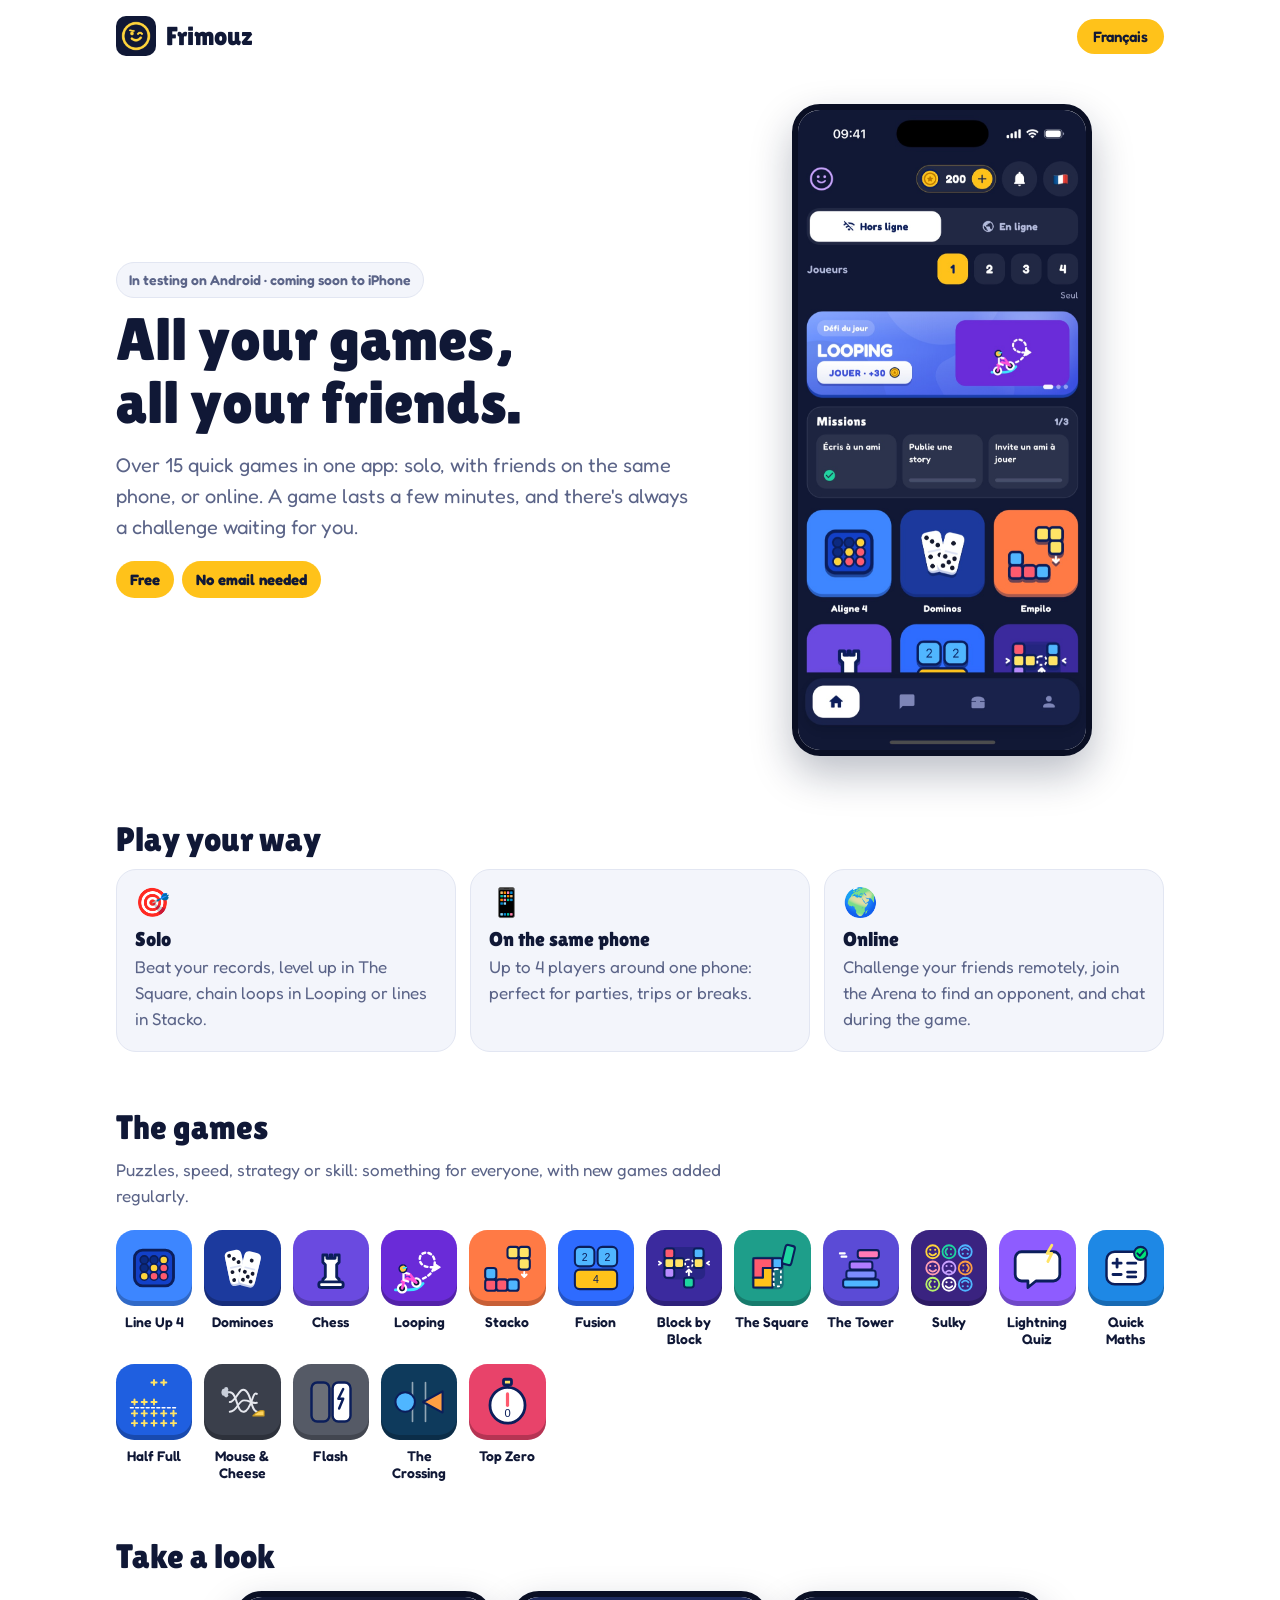
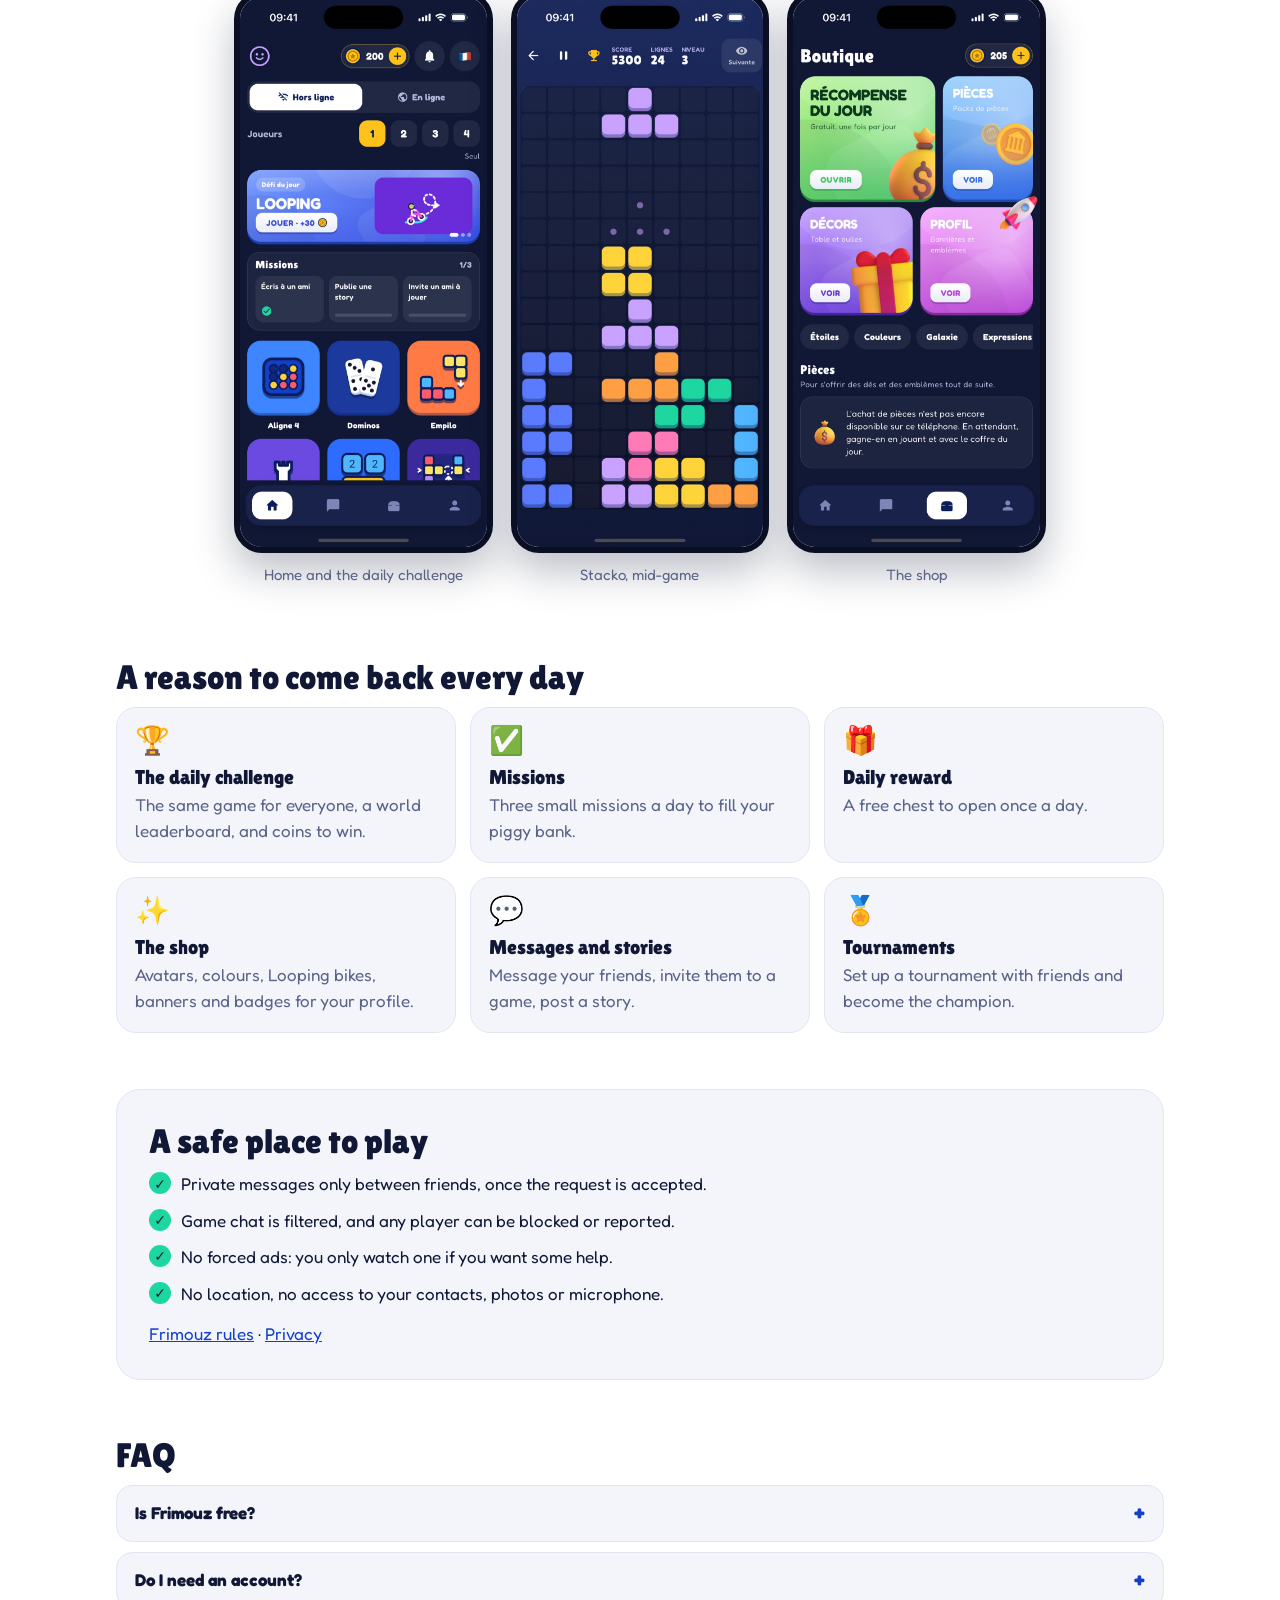
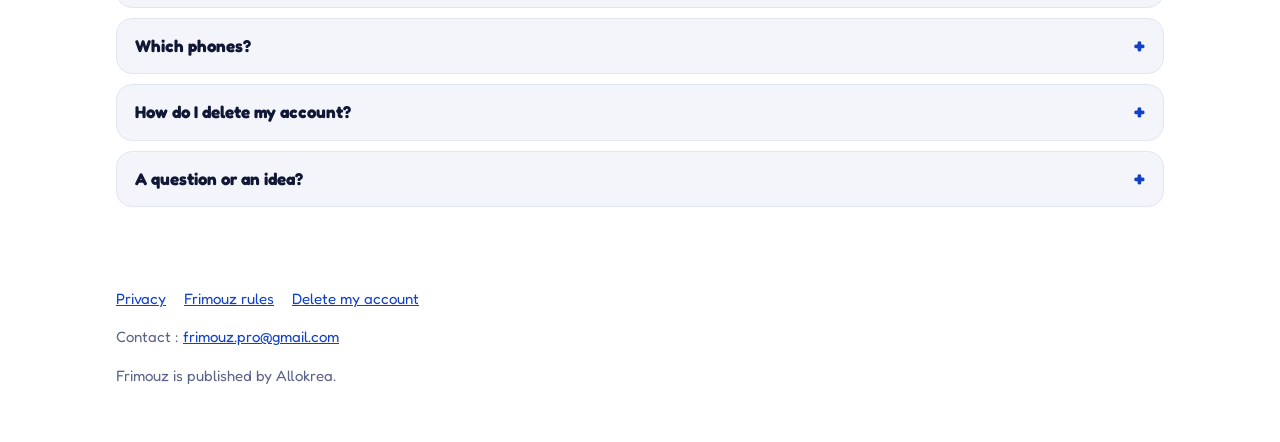
<file: index.html>
<!doctype html>
<html lang="fr">
<head>
<meta charset="utf-8">
<meta name="viewport" content="width=device-width, initial-scale=1">
<title>Frimouz · Tous tes jeux, tous tes amis</title>
<meta name="description" content="Frimouz réunit plus de 15 jeux rapides à jouer seul, à plusieurs sur le même téléphone ou en ligne avec tes amis. Défi du jour, messages, stories.">
<meta property="og:title" content="Frimouz">
<meta property="og:description" content="Tous tes jeux, tous tes amis.">
<meta property="og:image" content="icone.png">
<meta name="theme-color" content="#101836">
<link rel="icon" href="icone.png">
<link rel="preconnect" href="https://fonts.googleapis.com">
<link rel="stylesheet" href="https://fonts.googleapis.com/css2?family=Lilita+One&family=Fredoka:wght@400;500;600;700&display=swap">
<link rel="stylesheet" href="style.css?v=3">
</head>
<body class="accueil">
<header class="barre">
  <a class="marque" href="index.html"><img src="icone.png" alt="" width="40" height="40"><span>Frimouz</span></a>
  <button class="langue" type="button" onclick="changerLangue()"><span lang="fr">English</span><span lang="en">Français</span></button>
</header>

<main>
  <!-- En haut : le slogan et l'app -->
  <div class="une">
    <div class="une-texte">
      <p class="etiquette"><span lang="fr">En test sur Android · bientôt sur iPhone</span><span lang="en">In testing on Android · coming soon to iPhone</span></p>
      <h1><span lang="fr">Tous tes jeux,<br>tous tes amis.</span><span lang="en">All your games,<br>all your friends.</span></h1>
      <p class="chapo"><span lang="fr">Plus de 15 jeux rapides dans une seule app : seul, à plusieurs sur le même téléphone, ou en ligne avec tes amis. Une partie dure quelques minutes, et il y a toujours un défi qui t'attend.</span><span lang="en">Over 15 quick games in one app: solo, with friends on the same phone, or online. A game lasts a few minutes, and there's always a challenge waiting for you.</span></p>
      <ul class="pastilles">
        <li><span lang="fr">Gratuit</span><span lang="en">Free</span></li>
        <li><span lang="fr">Sans e-mail obligatoire</span><span lang="en">No email needed</span></li>
      </ul>
    </div>
    <figure class="telephone une-telephone"><img src="captures/accueil.jpg" alt="" width="900" height="1957" loading="eager"></figure>
  </div>

  <!-- Trois façons de jouer -->
  <section class="bloc">
    <h2 class="titre-bloc"><span lang="fr">Joue comme tu veux</span><span lang="en">Play your way</span></h2>
    <div class="trois">
      <article class="carte-info">
        <span class="pictogramme" aria-hidden="true">🎯</span>
        <h3><span lang="fr">Seul</span><span lang="en">Solo</span></h3>
        <p><span lang="fr">Bats tes records, monte de niveau dans Le Carré, enchaîne les loopings ou les lignes dans Empilo.</span><span lang="en">Beat your records, level up in The Square, chain loops in Looping or lines in Stacko.</span></p>
      </article>
      <article class="carte-info">
        <span class="pictogramme" aria-hidden="true">📱</span>
        <h3><span lang="fr">Sur le même téléphone</span><span lang="en">On the same phone</span></h3>
        <p><span lang="fr">Jusqu'à 4 joueurs autour d'un seul téléphone : parfait en soirée, en voyage ou à la récré.</span><span lang="en">Up to 4 players around one phone: perfect for parties, trips or breaks.</span></p>
      </article>
      <article class="carte-info">
        <span class="pictogramme" aria-hidden="true">🌍</span>
        <h3><span lang="fr">En ligne</span><span lang="en">Online</span></h3>
        <p><span lang="fr">Défie tes amis à distance, rejoins l'Arène pour trouver un adversaire, et discute pendant la partie.</span><span lang="en">Challenge your friends remotely, join the Arena to find an opponent, and chat during the game.</span></p>
      </article>
    </div>
  </section>

  <!-- Les jeux -->
  <section class="bloc">
    <h2 class="titre-bloc"><span lang="fr">Les jeux</span><span lang="en">The games</span></h2>
    <p class="sous-titre"><span lang="fr">Réflexion, rapidité, stratégie ou adresse : il y en a pour tous les goûts, et de nouveaux arrivent régulièrement.</span><span lang="en">Puzzles, speed, strategy or skill: something for everyone, with new games added regularly.</span></p>
    <ul class="jeux">
      <li><span class="tuile" style="--c:#3D86FF"><img src="jeux/puissance4.svg" alt=""></span><span lang="fr">Aligne 4</span><span lang="en">Line Up 4</span></li>
      <li><span class="tuile" style="--c:#1C3A9E"><img src="jeux/dominos.svg" alt=""></span><span lang="fr">Dominos</span><span lang="en">Dominoes</span></li>
      <li><span class="tuile" style="--c:#6A4AE0"><img src="jeux/echecs.svg" alt=""></span><span lang="fr">Échecs</span><span lang="en">Chess</span></li>
      <li><span class="tuile" style="--c:#6A2BD8"><img src="jeux/looping.svg" alt=""></span><span lang="fr">Looping</span><span lang="en">Looping</span></li>
      <li><span class="tuile" style="--c:#FF7A45"><img src="jeux/empilo.svg" alt=""></span><span lang="fr">Empilo</span><span lang="en">Stacko</span></li>
      <li><span class="tuile" style="--c:#2E6BFF"><img src="jeux/fusion.svg" alt=""></span><span lang="fr">Fusion</span><span lang="en">Fusion</span></li>
      <li><span class="tuile" style="--c:#3B2A9E"><img src="jeux/blocs.svg" alt=""></span><span lang="fr">Bloc à Bloc</span><span lang="en">Block by Block</span></li>
      <li><span class="tuile" style="--c:#1E9E8A"><img src="jeux/carre.svg" alt=""></span><span lang="fr">Le Carré</span><span lang="en">The Square</span></li>
      <li><span class="tuile" style="--c:#5B4BD6"><img src="jeux/tour.svg" alt=""></span><span lang="fr">La Tour</span><span lang="en">The Tower</span></li>
      <li><span class="tuile" style="--c:#3A2380"><img src="jeux/boudeur.svg" alt=""></span><span lang="fr">Le Boudeur</span><span lang="en">Sulky</span></li>
      <li><span class="tuile" style="--c:#8E5CFF"><img src="jeux/quiz.svg" alt=""></span><span lang="fr">Quiz Éclair</span><span lang="en">Lightning Quiz</span></li>
      <li><span class="tuile" style="--c:#1E88E5"><img src="jeux/calcul.svg" alt=""></span><span lang="fr">Calcul Express</span><span lang="en">Quick Maths</span></li>
      <li><span class="tuile" style="--c:#1F5FE0"><img src="jeux/moitie.svg" alt=""></span><span lang="fr">La Moitié</span><span lang="en">Half Full</span></li>
      <li><span class="tuile" style="--c:#3A3F4B"><img src="jeux/souris.svg" alt=""></span><span lang="fr">Souris &amp; Fromage</span><span lang="en">Mouse &amp; Cheese</span></li>
      <li><span class="tuile" style="--c:#555A66"><img src="jeux/flash.svg" alt=""></span><span lang="fr">Flash</span><span lang="en">Flash</span></li>
      <li><span class="tuile" style="--c:#0E3A5C"><img src="jeux/croisement.svg" alt=""></span><span lang="fr">Le Croisement</span><span lang="en">The Crossing</span></li>
      <li><span class="tuile" style="--c:#E8436A"><img src="jeux/rebours.svg" alt=""></span><span lang="fr">Top Zéro</span><span lang="en">Top Zero</span></li>
    </ul>
  </section>

  <!-- Captures -->
  <section class="bloc">
    <h2 class="titre-bloc"><span lang="fr">Un coup d'œil</span><span lang="en">Take a look</span></h2>
    <div class="captures">
      <figure class="telephone"><img src="captures/accueil.jpg" alt="" width="900" height="1957" loading="lazy"><figcaption><span lang="fr">L'accueil et le défi du jour</span><span lang="en">Home and the daily challenge</span></figcaption></figure>
      <figure class="telephone"><img src="captures/empilo.jpg" alt="" width="900" height="1957" loading="lazy"><figcaption><span lang="fr">Empilo, en pleine partie</span><span lang="en">Stacko, mid-game</span></figcaption></figure>
      <figure class="telephone"><img src="captures/boutique.jpg" alt="" width="900" height="1957" loading="lazy"><figcaption><span lang="fr">La boutique</span><span lang="en">The shop</span></figcaption></figure>
    </div>
  </section>

  <!-- Chaque jour -->
  <section class="bloc">
    <h2 class="titre-bloc"><span lang="fr">Une raison de revenir chaque jour</span><span lang="en">A reason to come back every day</span></h2>
    <div class="grille-infos">
      <article class="carte-info"><span class="pictogramme" aria-hidden="true">🏆</span><h3><span lang="fr">Le défi du jour</span><span lang="en">The daily challenge</span></h3><p><span lang="fr">La même partie pour tout le monde, un classement mondial, et des pièces à gagner.</span><span lang="en">The same game for everyone, a world leaderboard, and coins to win.</span></p></article>
      <article class="carte-info"><span class="pictogramme" aria-hidden="true">✅</span><h3><span lang="fr">Les missions</span><span lang="en">Missions</span></h3><p><span lang="fr">Trois petites missions par jour pour remplir ta tirelire.</span><span lang="en">Three small missions a day to fill your piggy bank.</span></p></article>
      <article class="carte-info"><span class="pictogramme" aria-hidden="true">🎁</span><h3><span lang="fr">La récompense du jour</span><span lang="en">Daily reward</span></h3><p><span lang="fr">Un coffre gratuit à ouvrir une fois par jour.</span><span lang="en">A free chest to open once a day.</span></p></article>
      <article class="carte-info"><span class="pictogramme" aria-hidden="true">✨</span><h3><span lang="fr">La boutique</span><span lang="en">The shop</span></h3><p><span lang="fr">Avatars, couleurs, motos pour Looping, bannières et emblèmes pour ton profil.</span><span lang="en">Avatars, colours, Looping bikes, banners and badges for your profile.</span></p></article>
      <article class="carte-info"><span class="pictogramme" aria-hidden="true">💬</span><h3><span lang="fr">Messages et stories</span><span lang="en">Messages and stories</span></h3><p><span lang="fr">Écris à tes amis, propose-leur une partie, publie une story.</span><span lang="en">Message your friends, invite them to a game, post a story.</span></p></article>
      <article class="carte-info"><span class="pictogramme" aria-hidden="true">🏅</span><h3><span lang="fr">Tournois</span><span lang="en">Tournaments</span></h3><p><span lang="fr">Organise un tournoi entre amis et deviens le champion.</span><span lang="en">Set up a tournament with friends and become the champion.</span></p></article>
    </div>
  </section>

  <!-- Sécurité -->
  <section class="bloc encadre">
    <h2 class="titre-bloc"><span lang="fr">Un endroit sûr pour jouer</span><span lang="en">A safe place to play</span></h2>
    <ul class="coches">
      <li><span lang="fr">Les messages privés, seulement entre amis, une fois la demande acceptée.</span><span lang="en">Private messages only between friends, once the request is accepted.</span></li>
      <li><span lang="fr">Le chat des parties est filtré, et tout joueur peut être bloqué ou signalé.</span><span lang="en">Game chat is filtered, and any player can be blocked or reported.</span></li>
      <li><span lang="fr">Aucune pub imposée : tu en regardes une seulement si tu veux une aide.</span><span lang="en">No forced ads: you only watch one if you want some help.</span></li>
      <li><span lang="fr">Pas de localisation, pas d'accès à tes contacts, tes photos ou ton micro.</span><span lang="en">No location, no access to your contacts, photos or microphone.</span></li>
    </ul>
    <p class="lien-suite"><a href="regles.html"><span lang="fr">Les règles de Frimouz</span><span lang="en">Frimouz rules</span></a> · <a href="confidentialite.html"><span lang="fr">Confidentialité</span><span lang="en">Privacy</span></a></p>
  </section>

  <!-- Questions -->
  <section class="bloc">
    <h2 class="titre-bloc"><span lang="fr">Questions fréquentes</span><span lang="en">FAQ</span></h2>
    <div class="questions">
      <details><summary><span lang="fr">Frimouz est-il gratuit ?</span><span lang="en">Is Frimouz free?</span></summary><p><span lang="fr">Oui. Tous les jeux sont gratuits. Tu peux acheter des pièces si tu veux, mais tu en gagnes aussi en jouant, avec les missions, le défi et le coffre du jour.</span><span lang="en">Yes. All games are free. You can buy coins if you like, but you also earn them by playing, with missions, the challenge and the daily chest.</span></p></details>
      <details><summary><span lang="fr">Faut-il créer un compte ?</span><span lang="en">Do I need an account?</span></summary><p><span lang="fr">Non, tu peux jouer tout de suite, sans e-mail. Tu peux sauvegarder ton compte plus tard pour le retrouver sur un autre téléphone.</span><span lang="en">No, you can play right away, without an email. You can back up your account later to find it on another phone.</span></p></details>
      <details><summary><span lang="fr">Sur quels téléphones ?</span><span lang="en">Which phones?</span></summary><p><span lang="fr">Frimouz est en test sur Android et arrive bientôt sur iPhone. On peut jouer en ligne entre Android et iPhone.</span><span lang="en">Frimouz is in testing on Android and coming soon to iPhone. Android and iPhone players can play online together.</span></p></details>
      <details><summary><span lang="fr">Comment supprimer mon compte ?</span><span lang="en">How do I delete my account?</span></summary><p><span lang="fr">Dans l'app : Profil, Paramètres, puis « Effacer mes données ». Tout est expliqué sur la page <a href="suppression-compte.html">Supprimer mon compte</a>.</span><span lang="en">In the app: Profile, Settings, then “Erase my data”. Everything is explained on the <a href="suppression-compte.html">Delete my account</a> page.</span></p></details>
      <details><summary><span lang="fr">Une question, une idée ?</span><span lang="en">A question or an idea?</span></summary><p><span lang="fr">Écris-nous à <a href="mailto:frimouz.pro@gmail.com">frimouz.pro@gmail.com</a>, on lit tout.</span><span lang="en">Write to us at <a href="mailto:frimouz.pro@gmail.com">frimouz.pro@gmail.com</a>, we read everything.</span></p></details>
    </div>
  </section>
</main>

<footer>
  <nav><a href="confidentialite.html"><span lang="fr">Confidentialité</span><span lang="en">Privacy</span></a><a href="regles.html"><span lang="fr">Règles de Frimouz</span><span lang="en">Frimouz rules</span></a><a href="suppression-compte.html"><span lang="fr">Supprimer mon compte</span><span lang="en">Delete my account</span></a></nav>
  <p><span lang="fr">Contact</span><span lang="en">Contact</span> : <a href="mailto:frimouz.pro@gmail.com">frimouz.pro@gmail.com</a></p>
  <p><span lang="fr">Frimouz est édité par Allokrea.</span><span lang="en">Frimouz is published by Allokrea.</span></p>
</footer>
<script>
function appliquer(l){document.documentElement.lang=l;try{localStorage.setItem('langue',l)}catch(e){}}
function changerLangue(){appliquer(document.documentElement.lang==='fr'?'en':'fr')}
(function(){var l=null;try{l=localStorage.getItem('langue')}catch(e){}
var q=new URLSearchParams(location.search).get('lang');l=q||l||((navigator.language||'fr').slice(0,2)==='fr'?'fr':'en');appliquer(l)})();
</script>
</body>
</html>
</file>
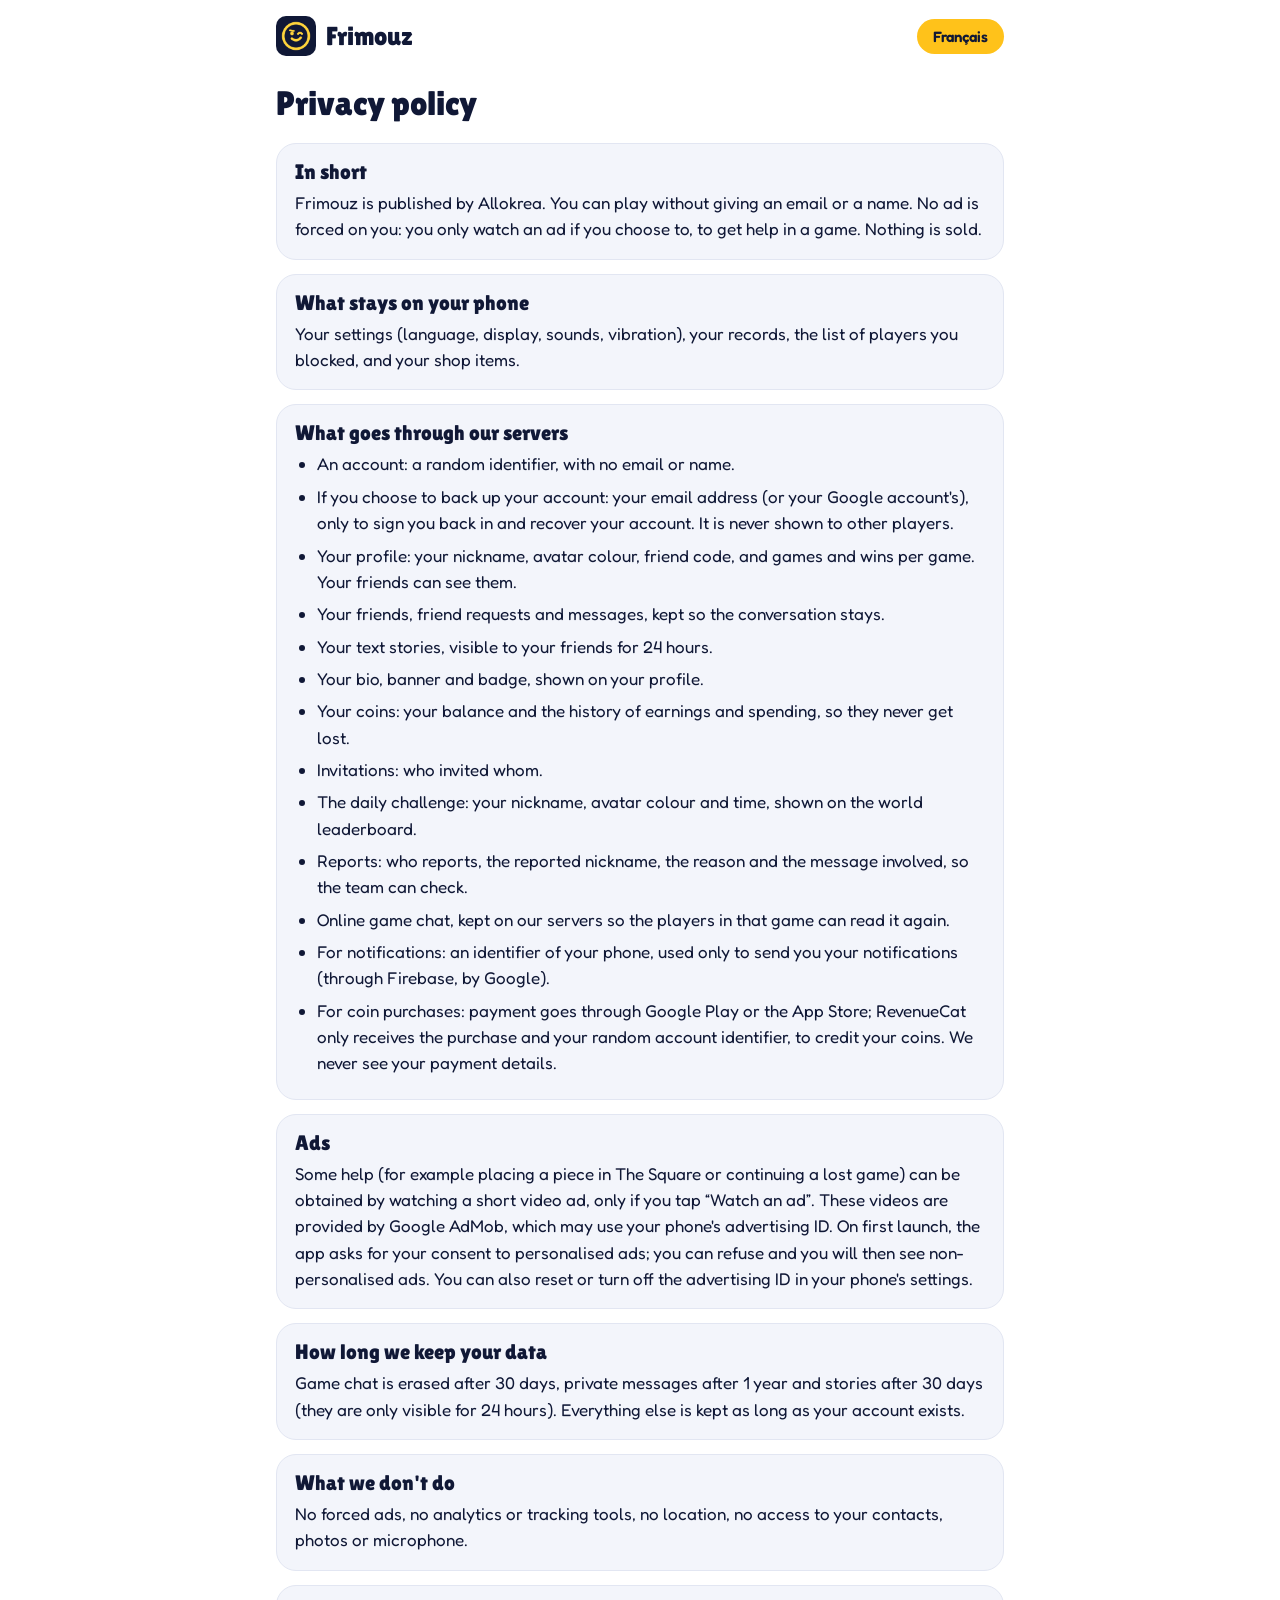
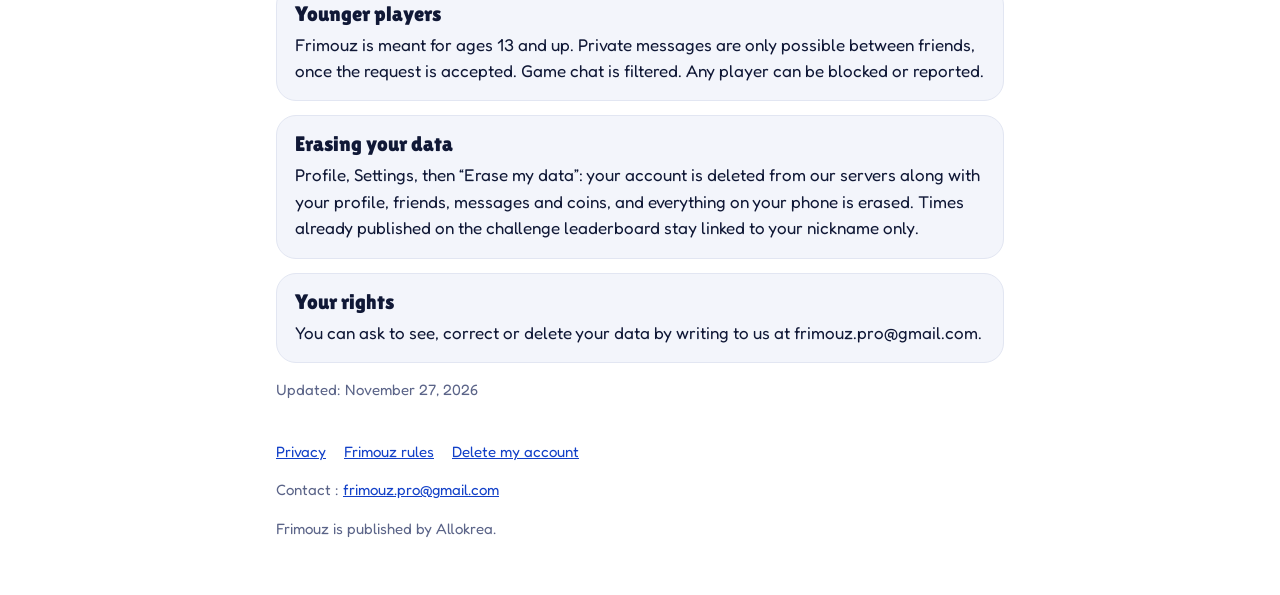
<file: confidentialite.html>
<!doctype html>
<html lang="fr">
<head>
<meta charset="utf-8">
<meta name="viewport" content="width=device-width, initial-scale=1">
<title>Politique de confidentialité · Frimouz</title>
<meta name="description" content="Politique de confidentialité de Frimouz.">
<link rel="icon" href="icone.png">
<link rel="preconnect" href="https://fonts.googleapis.com">
<link rel="stylesheet" href="https://fonts.googleapis.com/css2?family=Lilita+One&family=Fredoka:wght@400;500;600;700&display=swap">
<link rel="stylesheet" href="style.css?v=3">
</head>
<body>
<header class="barre">
  <a class="marque" href="index.html"><img src="icone.png" alt="" width="40" height="40"><span>Frimouz</span></a>
  <button class="langue" type="button" onclick="changerLangue()"><span lang="fr">English</span><span lang="en">Français</span></button>
</header>
<main>
<h1><span lang="fr">Politique de confidentialité</span><span lang="en">Privacy policy</span></h1>
<section><h2><span lang="fr">En bref</span><span lang="en">In short</span></h2><div lang="fr"><p>Frimouz est édité par Allokrea. Tu peux jouer sans donner d&#x27;e-mail ni de nom. Aucune publicité ne s&#x27;impose à toi : tu regardes une pub seulement si tu le choisis, pour obtenir une aide en jeu. Rien n&#x27;est revendu.</p></div><div lang="en"><p>Frimouz is published by Allokrea. You can play without giving an email or a name. No ad is forced on you: you only watch an ad if you choose to, to get help in a game. Nothing is sold.</p></div></section><section><h2><span lang="fr">Ce qui reste sur ton téléphone</span><span lang="en">What stays on your phone</span></h2><div lang="fr"><p>Tes réglages (langue, affichage, sons, vibrations), tes records, la liste des joueurs que tu as bloqués et tes objets de la boutique.</p></div><div lang="en"><p>Your settings (language, display, sounds, vibration), your records, the list of players you blocked, and your shop items.</p></div></section><section><h2><span lang="fr">Ce qui passe par nos serveurs</span><span lang="en">What goes through our servers</span></h2><div lang="fr"><ul><li>Un compte : un identifiant tiré au hasard, sans e-mail ni nom.</li><li>Si tu choisis de sauvegarder ton compte : ton adresse e-mail (ou celle de ton compte Google), seulement pour te reconnecter et retrouver ton compte. Elle n&#x27;est jamais montrée aux autres joueurs.</li><li>Ton profil : ton pseudo, la couleur de ton avatar, ton code ami, tes parties et tes victoires par jeu. Tes amis peuvent les voir.</li><li>Tes amis, tes demandes d&#x27;ami et vos messages, gardés pour que la conversation reste.</li><li>Tes stories en texte, visibles par tes amis pendant 24 heures.</li><li>Ta bio, ta bannière et ton emblème, visibles sur ton profil.</li><li>Tes pièces : ton solde et l&#x27;historique des gains et dépenses, pour qu&#x27;elles ne se perdent pas.</li><li>Les invitations : qui a invité qui.</li><li>Le défi du jour : ton pseudo, la couleur de ton avatar et ton temps, affichés dans le classement mondial.</li><li>Les signalements : qui signale, le pseudo signalé, la raison et le message en cause, pour que l&#x27;équipe vérifie.</li><li>Le chat des parties en ligne, gardé sur nos serveurs pour que les joueurs de la partie puissent le relire.</li><li>Pour les notifications : un identifiant de ton téléphone, utilisé seulement pour t&#x27;envoyer tes notifications (par Firebase, de Google).</li><li>Pour les achats de pièces : le paiement passe par Google Play ou l&#x27;App Store ; RevenueCat reçoit seulement l&#x27;achat et ton identifiant de compte tiré au hasard, pour te créditer tes pièces. Nous ne voyons jamais tes moyens de paiement.</li></ul></div><div lang="en"><ul><li>An account: a random identifier, with no email or name.</li><li>If you choose to back up your account: your email address (or your Google account&#x27;s), only to sign you back in and recover your account. It is never shown to other players.</li><li>Your profile: your nickname, avatar colour, friend code, and games and wins per game. Your friends can see them.</li><li>Your friends, friend requests and messages, kept so the conversation stays.</li><li>Your text stories, visible to your friends for 24 hours.</li><li>Your bio, banner and badge, shown on your profile.</li><li>Your coins: your balance and the history of earnings and spending, so they never get lost.</li><li>Invitations: who invited whom.</li><li>The daily challenge: your nickname, avatar colour and time, shown on the world leaderboard.</li><li>Reports: who reports, the reported nickname, the reason and the message involved, so the team can check.</li><li>Online game chat, kept on our servers so the players in that game can read it again.</li><li>For notifications: an identifier of your phone, used only to send you your notifications (through Firebase, by Google).</li><li>For coin purchases: payment goes through Google Play or the App Store; RevenueCat only receives the purchase and your random account identifier, to credit your coins. We never see your payment details.</li></ul></div></section><section><h2><span lang="fr">Les publicités</span><span lang="en">Ads</span></h2><div lang="fr"><p>Certaines aides (par exemple placer une pièce dans Le Carré ou continuer une partie perdue) peuvent s&#x27;obtenir en regardant une courte vidéo publicitaire, seulement si tu appuies sur « Regarder une pub ». Ces vidéos sont fournies par Google AdMob, qui peut utiliser l&#x27;identifiant publicitaire de ton téléphone. Au premier lancement, l&#x27;app te demande ton accord pour les pubs personnalisées ; tu peux refuser et tu verras alors des pubs non personnalisées. Tu peux aussi réinitialiser ou désactiver l&#x27;identifiant publicitaire dans les réglages de ton téléphone.</p></div><div lang="en"><p>Some help (for example placing a piece in The Square or continuing a lost game) can be obtained by watching a short video ad, only if you tap “Watch an ad”. These videos are provided by Google AdMob, which may use your phone&#x27;s advertising ID. On first launch, the app asks for your consent to personalised ads; you can refuse and you will then see non-personalised ads. You can also reset or turn off the advertising ID in your phone&#x27;s settings.</p></div></section><section><h2><span lang="fr">Combien de temps nous gardons tes données</span><span lang="en">How long we keep your data</span></h2><div lang="fr"><p>Le chat des parties est effacé après 30 jours, les messages privés après 1 an et les stories après 30 jours (elles ne sont visibles que 24 heures). Le reste est gardé tant que ton compte existe.</p></div><div lang="en"><p>Game chat is erased after 30 days, private messages after 1 year and stories after 30 days (they are only visible for 24 hours). Everything else is kept as long as your account exists.</p></div></section><section><h2><span lang="fr">Ce que nous ne faisons pas</span><span lang="en">What we don&#x27;t do</span></h2><div lang="fr"><p>Pas de publicité imposée, pas d&#x27;outil d&#x27;analyse ou de pistage, pas de localisation, pas d&#x27;accès à tes contacts, à tes photos ou à ton micro.</p></div><div lang="en"><p>No forced ads, no analytics or tracking tools, no location, no access to your contacts, photos or microphone.</p></div></section><section><h2><span lang="fr">Les plus jeunes</span><span lang="en">Younger players</span></h2><div lang="fr"><p>Frimouz est destiné aux 13 ans et plus. Les messages privés ne sont possibles qu&#x27;entre amis, une fois la demande acceptée. Le chat des parties est filtré. Tout joueur peut être bloqué ou signalé.</p></div><div lang="en"><p>Frimouz is meant for ages 13 and up. Private messages are only possible between friends, once the request is accepted. Game chat is filtered. Any player can be blocked or reported.</p></div></section><section><h2><span lang="fr">Effacer tes données</span><span lang="en">Erasing your data</span></h2><div lang="fr"><p>Profil, Paramètres, puis « Effacer mes données » : ton compte est supprimé de nos serveurs avec ton profil, tes amis, tes messages et tes pièces, et tout ce qui est sur ton téléphone est effacé. Les temps déjà publiés au classement du défi restent liés à ton seul pseudo.</p></div><div lang="en"><p>Profile, Settings, then “Erase my data”: your account is deleted from our servers along with your profile, friends, messages and coins, and everything on your phone is erased. Times already published on the challenge leaderboard stay linked to your nickname only.</p></div></section><section><h2><span lang="fr">Tes droits</span><span lang="en">Your rights</span></h2><div lang="fr"><p>Tu peux demander à consulter, corriger ou supprimer tes données en nous écrivant à frimouz.pro@gmail.com.</p></div><div lang="en"><p>You can ask to see, correct or delete your data by writing to us at frimouz.pro@gmail.com.</p></div></section><p class="maj"><span lang="fr">Mise à jour : 27 novembre 2026</span><span lang="en">Updated: November 27, 2026</span></p>
</main>
<footer>
  <nav><a href="confidentialite.html"><span lang="fr">Confidentialité</span><span lang="en">Privacy</span></a><a href="regles.html"><span lang="fr">Règles de Frimouz</span><span lang="en">Frimouz rules</span></a><a href="suppression-compte.html"><span lang="fr">Supprimer mon compte</span><span lang="en">Delete my account</span></a></nav>
  <p><span lang="fr">Contact</span><span lang="en">Contact</span> : <a href="mailto:frimouz.pro@gmail.com">frimouz.pro@gmail.com</a></p>
  <p><span lang="fr">Frimouz est édité par Allokrea.</span><span lang="en">Frimouz is published by Allokrea.</span></p>
</footer>
<script>
function appliquer(l){document.documentElement.lang=l;try{localStorage.setItem('langue',l)}catch(e){}}
function changerLangue(){appliquer(document.documentElement.lang==='fr'?'en':'fr')}
(function(){var l=null;try{l=localStorage.getItem('langue')}catch(e){}
var q=new URLSearchParams(location.search).get('lang');l=q||l||((navigator.language||'fr').slice(0,2)==='fr'?'fr':'en');appliquer(l)})();
</script>
</body>
</html>
</file>
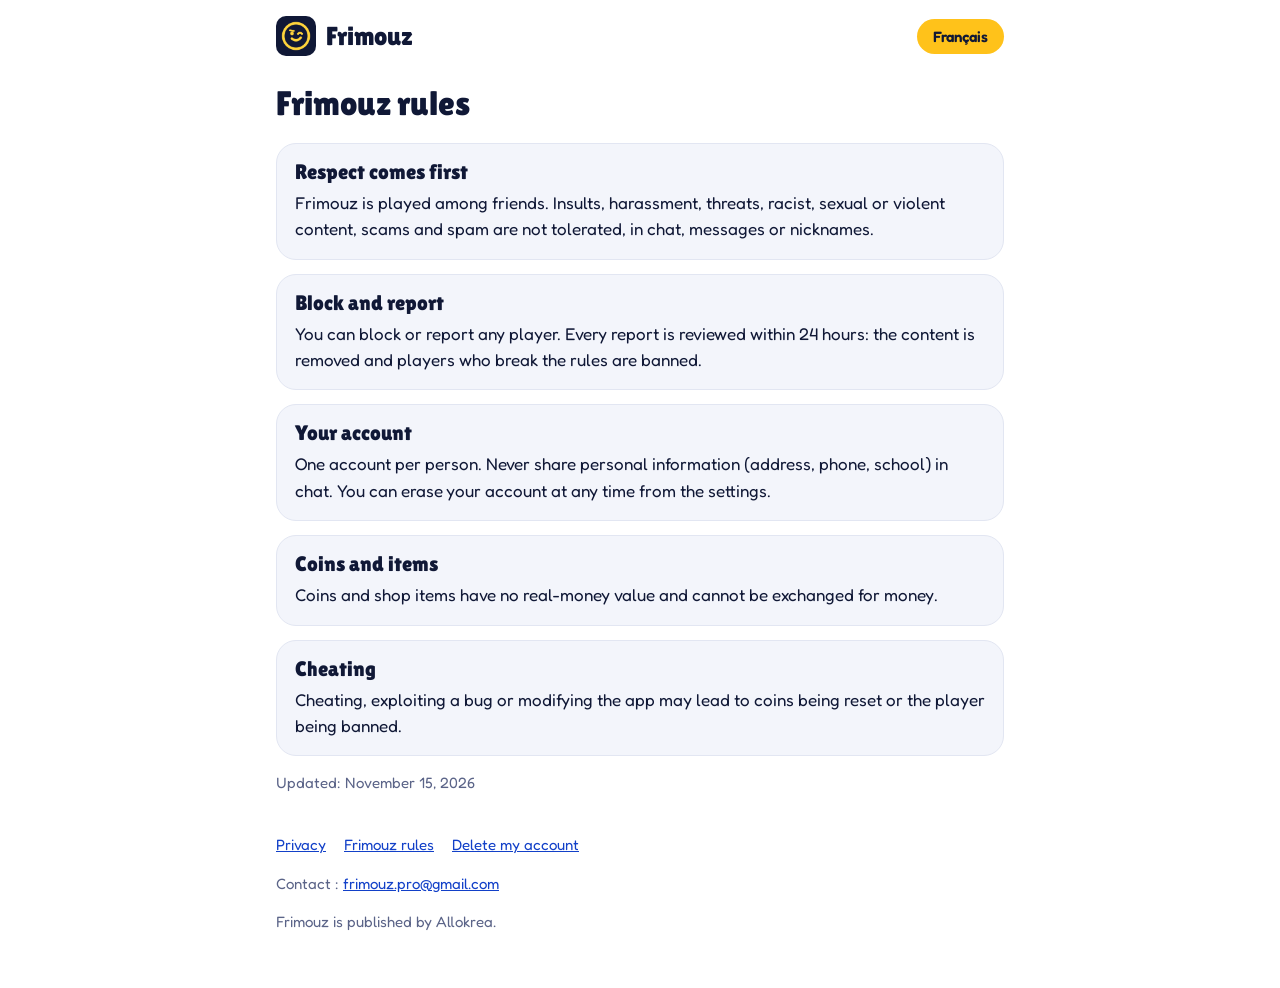
<file: regles.html>
<!doctype html>
<html lang="fr">
<head>
<meta charset="utf-8">
<meta name="viewport" content="width=device-width, initial-scale=1">
<title>Règles de Frimouz · Frimouz</title>
<meta name="description" content="Règles et conditions d’utilisation de Frimouz.">
<link rel="icon" href="icone.png">
<link rel="preconnect" href="https://fonts.googleapis.com">
<link rel="stylesheet" href="https://fonts.googleapis.com/css2?family=Lilita+One&family=Fredoka:wght@400;500;600;700&display=swap">
<link rel="stylesheet" href="style.css?v=3">
</head>
<body>
<header class="barre">
  <a class="marque" href="index.html"><img src="icone.png" alt="" width="40" height="40"><span>Frimouz</span></a>
  <button class="langue" type="button" onclick="changerLangue()"><span lang="fr">English</span><span lang="en">Français</span></button>
</header>
<main>
<h1><span lang="fr">Règles de Frimouz</span><span lang="en">Frimouz rules</span></h1>
<section><h2><span lang="fr">Le respect avant tout</span><span lang="en">Respect comes first</span></h2><div lang="fr"><p>Frimouz se joue entre amis. Insultes, harcèlement, menaces, propos racistes, sexuels ou violents, arnaques et spam ne sont pas tolérés, dans le chat, les messages ou les pseudos.</p></div><div lang="en"><p>Frimouz is played among friends. Insults, harassment, threats, racist, sexual or violent content, scams and spam are not tolerated, in chat, messages or nicknames.</p></div></section><section><h2><span lang="fr">Bloquer et signaler</span><span lang="en">Block and report</span></h2><div lang="fr"><p>Tu peux bloquer ou signaler n&#x27;importe quel joueur. Chaque signalement est examiné sous 24 heures : le contenu en cause est retiré et le joueur qui ne respecte pas les règles est exclu.</p></div><div lang="en"><p>You can block or report any player. Every report is reviewed within 24 hours: the content is removed and players who break the rules are banned.</p></div></section><section><h2><span lang="fr">Ton compte</span><span lang="en">Your account</span></h2><div lang="fr"><p>Un compte par personne. Ne partage pas d&#x27;informations personnelles (adresse, téléphone, école) dans le chat. Tu peux effacer ton compte à tout moment depuis les paramètres.</p></div><div lang="en"><p>One account per person. Never share personal information (address, phone, school) in chat. You can erase your account at any time from the settings.</p></div></section><section><h2><span lang="fr">Pièces et objets</span><span lang="en">Coins and items</span></h2><div lang="fr"><p>Les pièces et les objets de la boutique n&#x27;ont aucune valeur en argent réel et ne peuvent pas être échangés contre de l&#x27;argent.</p></div><div lang="en"><p>Coins and shop items have no real-money value and cannot be exchanged for money.</p></div></section><section><h2><span lang="fr">Triche</span><span lang="en">Cheating</span></h2><div lang="fr"><p>Tricher, exploiter un bug ou modifier l&#x27;app peut entraîner la remise à zéro des pièces ou l&#x27;exclusion du joueur.</p></div><div lang="en"><p>Cheating, exploiting a bug or modifying the app may lead to coins being reset or the player being banned.</p></div></section><p class="maj"><span lang="fr">Mise à jour : 15 novembre 2026</span><span lang="en">Updated: November 15, 2026</span></p>
</main>
<footer>
  <nav><a href="confidentialite.html"><span lang="fr">Confidentialité</span><span lang="en">Privacy</span></a><a href="regles.html"><span lang="fr">Règles de Frimouz</span><span lang="en">Frimouz rules</span></a><a href="suppression-compte.html"><span lang="fr">Supprimer mon compte</span><span lang="en">Delete my account</span></a></nav>
  <p><span lang="fr">Contact</span><span lang="en">Contact</span> : <a href="mailto:frimouz.pro@gmail.com">frimouz.pro@gmail.com</a></p>
  <p><span lang="fr">Frimouz est édité par Allokrea.</span><span lang="en">Frimouz is published by Allokrea.</span></p>
</footer>
<script>
function appliquer(l){document.documentElement.lang=l;try{localStorage.setItem('langue',l)}catch(e){}}
function changerLangue(){appliquer(document.documentElement.lang==='fr'?'en':'fr')}
(function(){var l=null;try{l=localStorage.getItem('langue')}catch(e){}
var q=new URLSearchParams(location.search).get('lang');l=q||l||((navigator.language||'fr').slice(0,2)==='fr'?'fr':'en');appliquer(l)})();
</script>
</body>
</html>
</file>
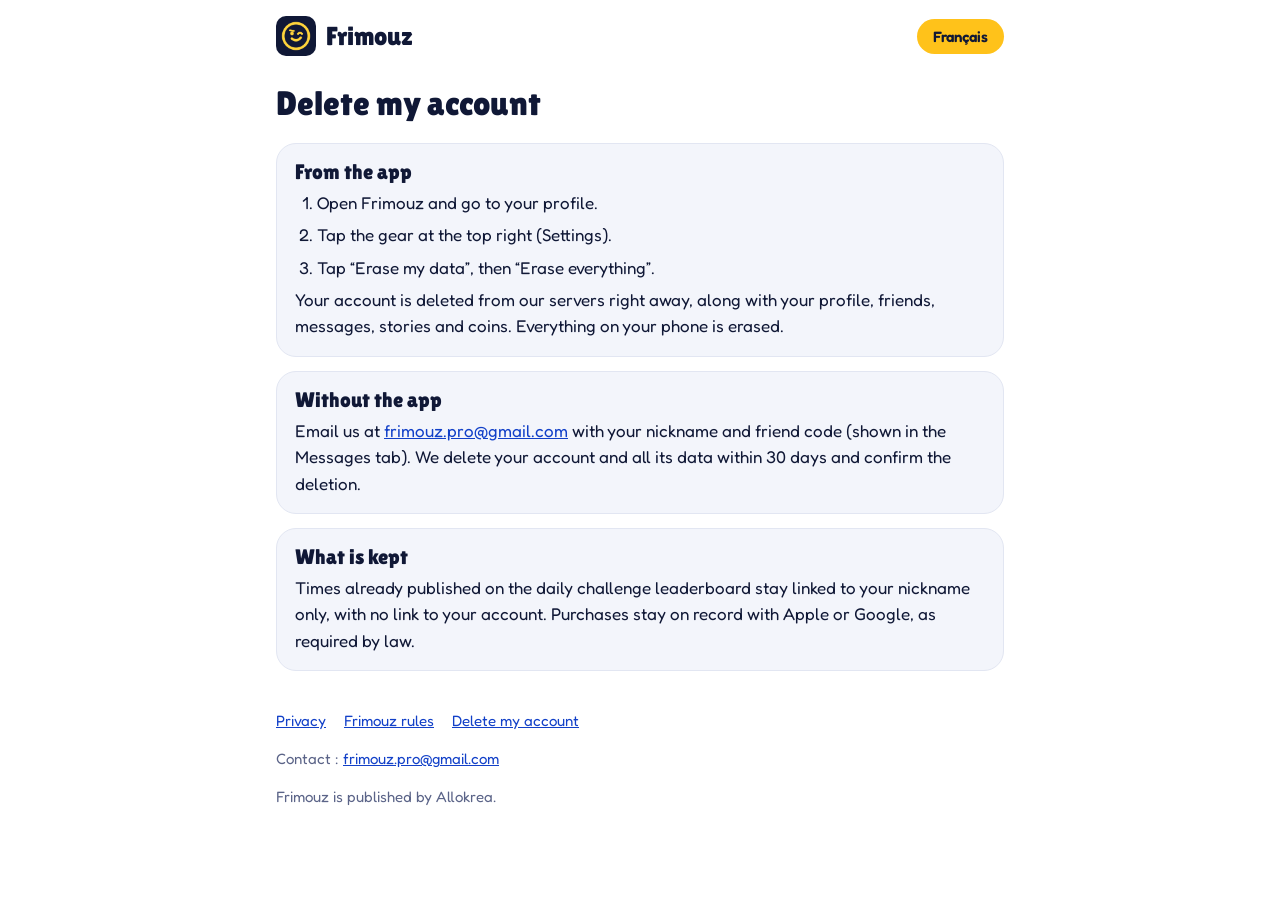
<file: suppression-compte.html>
<!doctype html>
<html lang="fr">
<head>
<meta charset="utf-8">
<meta name="viewport" content="width=device-width, initial-scale=1">
<title>Supprimer mon compte · Frimouz</title>
<meta name="description" content="Comment supprimer son compte Frimouz et ses données.">
<link rel="icon" href="icone.png">
<link rel="preconnect" href="https://fonts.googleapis.com">
<link rel="stylesheet" href="https://fonts.googleapis.com/css2?family=Lilita+One&family=Fredoka:wght@400;500;600;700&display=swap">
<link rel="stylesheet" href="style.css?v=3">
</head>
<body>
<header class="barre">
  <a class="marque" href="index.html"><img src="icone.png" alt="" width="40" height="40"><span>Frimouz</span></a>
  <button class="langue" type="button" onclick="changerLangue()"><span lang="fr">English</span><span lang="en">Français</span></button>
</header>
<main>
<h1><span lang="fr">Supprimer mon compte</span><span lang="en">Delete my account</span></h1>

<section><h2><span lang="fr">Depuis l’application</span><span lang="en">From the app</span></h2>
<div lang="fr"><ol><li>Ouvre Frimouz et va sur ton profil.</li><li>Touche la roue dentée en haut à droite (Paramètres).</li><li>Touche « Effacer mes données », puis « Tout effacer ».</li></ol>
<p>Ton compte est supprimé de nos serveurs tout de suite, avec ton profil, tes amis, tes messages, tes stories et tes pièces. Tout ce qui est sur ton téléphone est effacé.</p></div>
<div lang="en"><ol><li>Open Frimouz and go to your profile.</li><li>Tap the gear at the top right (Settings).</li><li>Tap “Erase my data”, then “Erase everything”.</li></ol>
<p>Your account is deleted from our servers right away, along with your profile, friends, messages, stories and coins. Everything on your phone is erased.</p></div></section>
<section><h2><span lang="fr">Sans l’application</span><span lang="en">Without the app</span></h2>
<div lang="fr"><p>Écris-nous à <a href="mailto:frimouz.pro@gmail.com">frimouz.pro@gmail.com</a> avec ton pseudo et ton code ami (visible dans l’onglet Messages). Nous supprimons ton compte et toutes ses données sous 30 jours, et nous te confirmons la suppression.</p></div>
<div lang="en"><p>Email us at <a href="mailto:frimouz.pro@gmail.com">frimouz.pro@gmail.com</a> with your nickname and friend code (shown in the Messages tab). We delete your account and all its data within 30 days and confirm the deletion.</p></div></section>
<section><h2><span lang="fr">Ce qui est gardé</span><span lang="en">What is kept</span></h2>
<div lang="fr"><p>Les temps déjà publiés au classement du jour du défi restent liés à ton seul pseudo, sans lien avec ton compte. Les achats restent enregistrés chez Apple ou Google, comme l’exige la loi.</p></div>
<div lang="en"><p>Times already published on the daily challenge leaderboard stay linked to your nickname only, with no link to your account. Purchases stay on record with Apple or Google, as required by law.</p></div></section>
</main>
<footer>
  <nav><a href="confidentialite.html"><span lang="fr">Confidentialité</span><span lang="en">Privacy</span></a><a href="regles.html"><span lang="fr">Règles de Frimouz</span><span lang="en">Frimouz rules</span></a><a href="suppression-compte.html"><span lang="fr">Supprimer mon compte</span><span lang="en">Delete my account</span></a></nav>
  <p><span lang="fr">Contact</span><span lang="en">Contact</span> : <a href="mailto:frimouz.pro@gmail.com">frimouz.pro@gmail.com</a></p>
  <p><span lang="fr">Frimouz est édité par Allokrea.</span><span lang="en">Frimouz is published by Allokrea.</span></p>
</footer>
<script>
function appliquer(l){document.documentElement.lang=l;try{localStorage.setItem('langue',l)}catch(e){}}
function changerLangue(){appliquer(document.documentElement.lang==='fr'?'en':'fr')}
(function(){var l=null;try{l=localStorage.getItem('langue')}catch(e){}
var q=new URLSearchParams(location.search).get('lang');l=q||l||((navigator.language||'fr').slice(0,2)==='fr'?'fr':'en');appliquer(l)})();
</script>
</body>
</html>
</file>
<file: style.css>
/* Site de Frimouz : mêmes couleurs que l'app (blanc en clair, bleu nuit et or en sombre). */
:root {
  --fond: #FFFFFF;
  --carte: #F3F5FB;
  --texte: #101836;
  --doux: #5B6488;
  --trait: #E2E6F2;
  --lien: #1240C8;
  --or: #FFC21A;
  --titre-slogan: #1240C8;
  color-scheme: light;
}
@media (prefers-color-scheme: dark) {
  :root {
    --fond: #101836;
    --carte: #19224A;
    --texte: #FFFFFF;
    --doux: #AEB6D9;
    --trait: #26306A;
    --lien: #FFC21A;
    --titre-slogan: #FFC21A;
    color-scheme: dark;
  }
}
* { box-sizing: border-box; }
html[lang="fr"] [lang="en"], html[lang="en"] [lang="fr"] { display: none; }
body {
  margin: 0;
  background: var(--fond);
  color: var(--texte);
  font: 17px/1.55 "Fredoka", system-ui, sans-serif;
}
.barre, main, footer { max-width: 760px; margin: 0 auto; padding-inline: 16px; }
.barre { display: flex; align-items: center; justify-content: space-between; padding-block: 16px; }
.marque { display: flex; align-items: center; gap: 10px; text-decoration: none; color: var(--texte); font: 26px "Lilita One", sans-serif; }
.marque img { border-radius: 10px; }
.langue {
  font: 600 15px "Fredoka", sans-serif; color: #101836; background: var(--or);
  border: 0; border-radius: 99px; padding: 8px 16px; cursor: pointer;
}
h1 { font: 34px/1.15 "Lilita One", sans-serif; margin: 12px 0 20px; text-wrap: balance; }
h2 { font: 21px "Lilita One", sans-serif; margin: 0 0 6px; }
section { background: var(--carte); border: 1px solid var(--trait); border-radius: 20px; padding: 16px 18px; margin-bottom: 14px; }
section p { margin: 0 0 8px; }
section p:last-child { margin-bottom: 0; }
ul, ol { margin: 0; padding-left: 1.3em; }
li { margin-bottom: 6px; }
a { color: var(--lien); }
.maj { color: var(--doux); font-size: 15px; }
.hero { text-align: center; padding: 28px 18px; }
.hero img { border-radius: 28px; }
.slogan { font: 26px "Lilita One", sans-serif; color: var(--titre-slogan); margin: 12px 0; }
footer { padding-block: 24px 40px; color: var(--doux); font-size: 15px; }
footer nav { display: flex; flex-wrap: wrap; gap: 8px 18px; margin-bottom: 8px; }

/* ---------- Page d'accueil ---------- */
.accueil .barre, .accueil main, .accueil footer { max-width: 1080px; }
.accueil h1 { font-size: clamp(36px, 7vw, 60px); line-height: 1.05; margin: 10px 0 16px; }
.accueil section, .accueil .bloc { background: none; border: 0; padding: 0; margin: 0 0 56px; }

/* En haut : le texte, puis l'app (côte à côte sur grand écran). */
.une { display: grid; gap: 28px; align-items: center; padding: 16px 0 48px; }
.etiquette {
  display: inline-block; margin: 0; padding: 6px 12px; border-radius: 99px;
  background: var(--carte); border: 1px solid var(--trait); color: var(--doux);
  font-size: 14px; font-weight: 600;
}
.chapo { font-size: clamp(17px, 2.4vw, 20px); color: var(--doux); margin: 0 0 18px; max-width: 34em; }
.pastilles { list-style: none; padding: 0; margin: 0; display: flex; flex-wrap: wrap; gap: 8px; }
.pastilles li {
  margin: 0; padding: 7px 14px; border-radius: 99px; background: var(--or); color: #101836;
  font-weight: 700; font-size: 15px;
}
.une-telephone { justify-self: center; width: min(280px, 72vw); }

/* Un téléphone : la capture dans un cadre arrondi. */
.telephone { margin: 0; }
.telephone img {
  display: block; width: 100%; height: auto; aspect-ratio: 900 / 1957; object-fit: cover; object-position: top; border-radius: 28px;
  border: 6px solid #0A0F24; box-shadow: 0 18px 40px rgba(16, 24, 54, 0.28);
}
.telephone figcaption { text-align: center; color: var(--doux); font-size: 15px; margin-top: 10px; }

.titre-bloc { font: clamp(26px, 4.5vw, 34px)/1.15 "Lilita One", sans-serif; margin: 0 0 10px; }
.sous-titre { color: var(--doux); margin: 0 0 20px; max-width: 40em; }

/* Les cartes d'information. */
.trois, .grille-infos { display: grid; gap: 14px; grid-template-columns: 1fr; }
.carte-info {
  background: var(--carte); border: 1px solid var(--trait); border-radius: 20px; padding: 18px;
}
.carte-info h3 { font: 20px "Lilita One", sans-serif; margin: 8px 0 4px; }
.carte-info p { margin: 0; color: var(--doux); }
.pictogramme { font-size: 28px; line-height: 1; }

/* La grille des jeux : des tuiles de couleur, comme dans l'app. */
.jeux {
  list-style: none; padding: 0; margin: 0; display: grid; gap: 16px 12px;
  grid-template-columns: repeat(auto-fill, minmax(70px, 1fr));
}
.jeux li { margin: 0; display: flex; flex-direction: column; align-items: center; gap: 8px; text-align: center; font-weight: 600; font-size: 14px; line-height: 1.2; }
.tuile {
  width: 100%; max-width: 110px; aspect-ratio: 1; border-radius: 24%; background: var(--c);
  display: grid; place-items: center; box-shadow: inset 0 -5px 0 rgba(0, 0, 0, 0.22);
}
.tuile img { width: 68%; height: 68%; }

/* Les captures : défilent sur téléphone, côte à côte sur grand écran. */
.captures {
  display: grid; grid-auto-flow: column; grid-auto-columns: min(220px, 62vw); gap: 18px;
  overflow-x: auto; scroll-snap-type: x mandatory; padding: 4px 4px 16px; margin-inline: -4px;
  align-items: start;
}
.captures .telephone { scroll-snap-align: center; }

/* Sécurité. */
.accueil .encadre { background: var(--carte); border: 1px solid var(--trait); border-radius: 24px; padding: 24px 20px; }
.coches { list-style: none; padding: 0; margin: 0 0 14px; }
.coches li { position: relative; padding-left: 32px; margin-bottom: 10px; }
.coches li::before {
  content: "✓"; position: absolute; left: 0; top: 1px; width: 22px; height: 22px; border-radius: 50%;
  background: #1ED6A0; color: #101836; font-weight: 700; font-size: 14px; display: grid; place-items: center;
}
.lien-suite { margin: 0; }

/* Questions. */
.questions { display: grid; gap: 10px; }
.questions details { background: var(--carte); border: 1px solid var(--trait); border-radius: 16px; padding: 14px 18px; }
.questions summary { cursor: pointer; font-weight: 700; list-style: none; display: flex; justify-content: space-between; gap: 12px; }
.questions summary::-webkit-details-marker { display: none; }
.questions summary::after { content: "+"; font-size: 22px; line-height: 1; color: var(--lien); }
.questions details[open] summary::after { content: "–"; }
.questions details p { margin: 10px 0 0; color: var(--doux); }

@media (min-width: 640px) {
  .trois { grid-template-columns: repeat(3, 1fr); }
  .grille-infos { grid-template-columns: repeat(2, 1fr); }
}
@media (min-width: 900px) {
  .une { grid-template-columns: 1.3fr 1fr; padding: 32px 0 64px; }
  .une-telephone { width: 300px; }
  .grille-infos { grid-template-columns: repeat(3, 1fr); }
  .captures { grid-auto-flow: row; grid-template-columns: repeat(3, 1fr); grid-auto-columns: auto; overflow: visible; max-width: 820px; margin-inline: auto; }
  .accueil .encadre { padding: 32px; }
}
</file>
